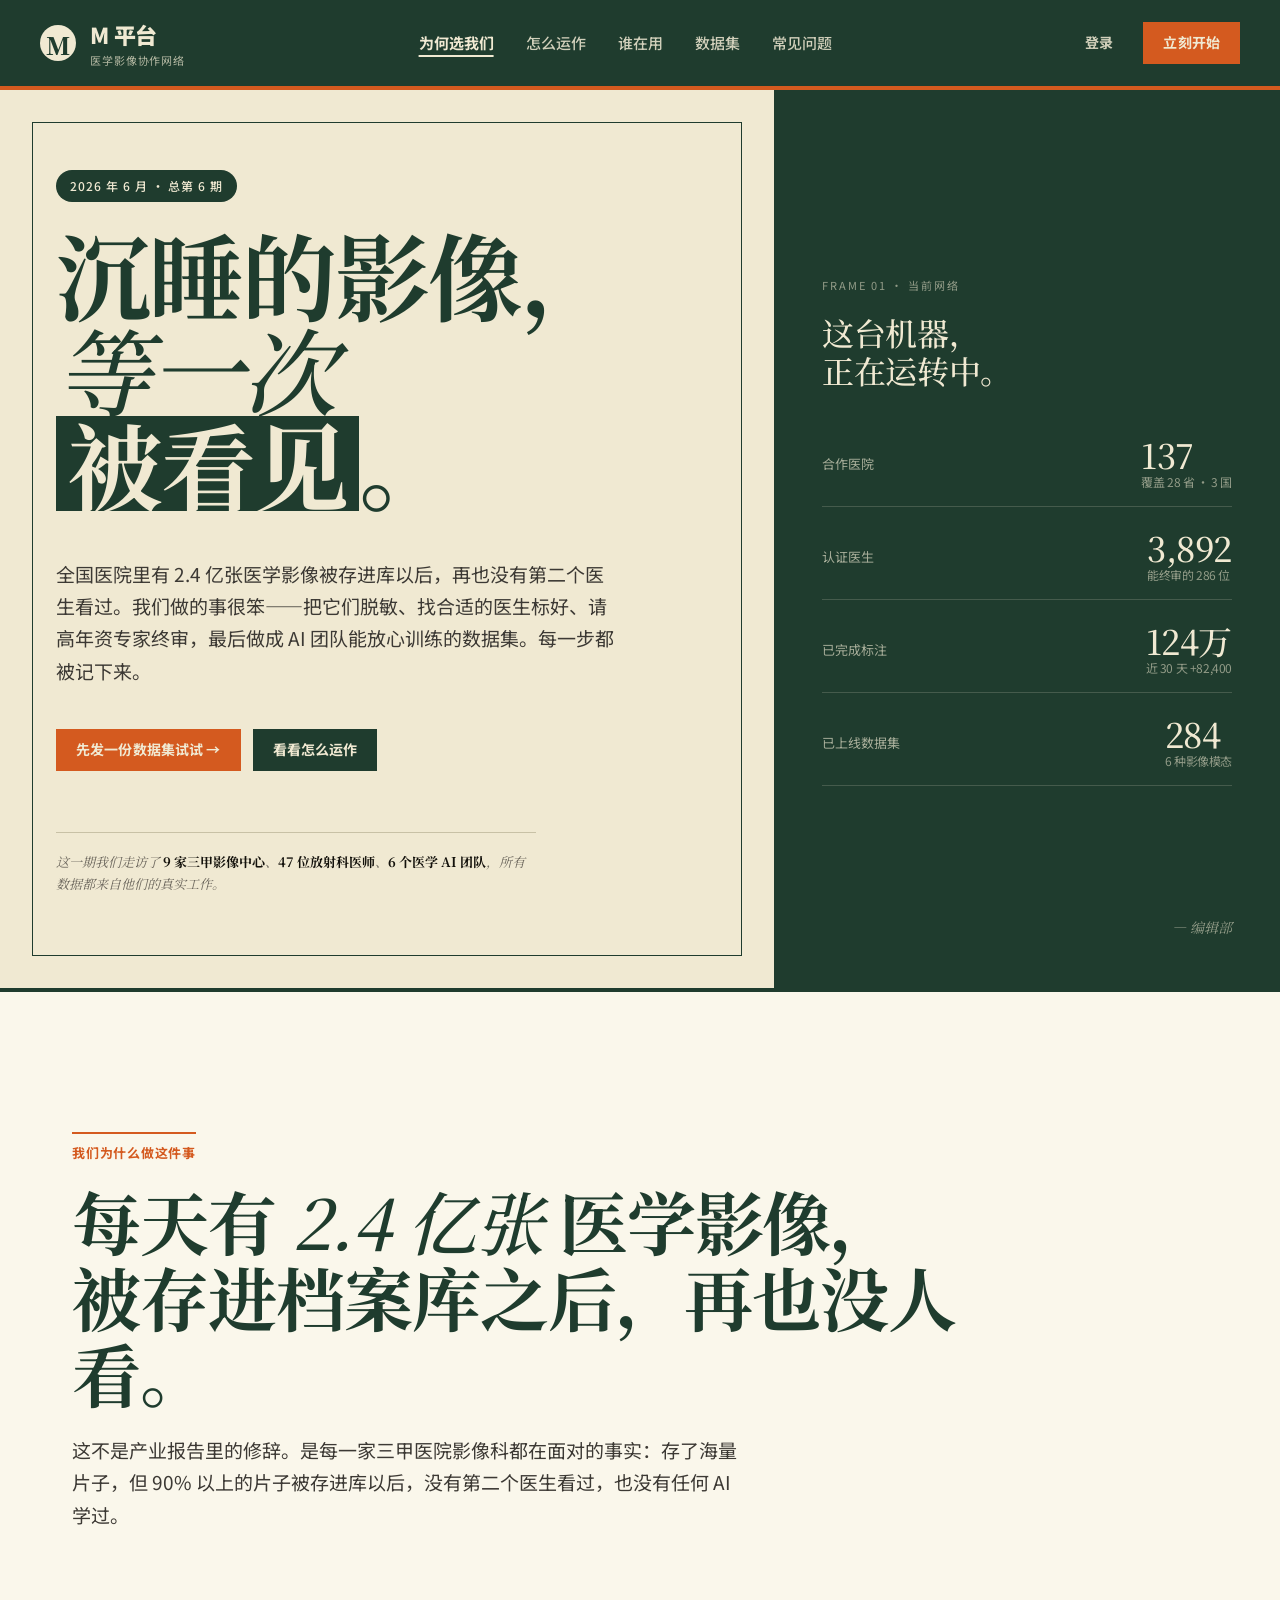
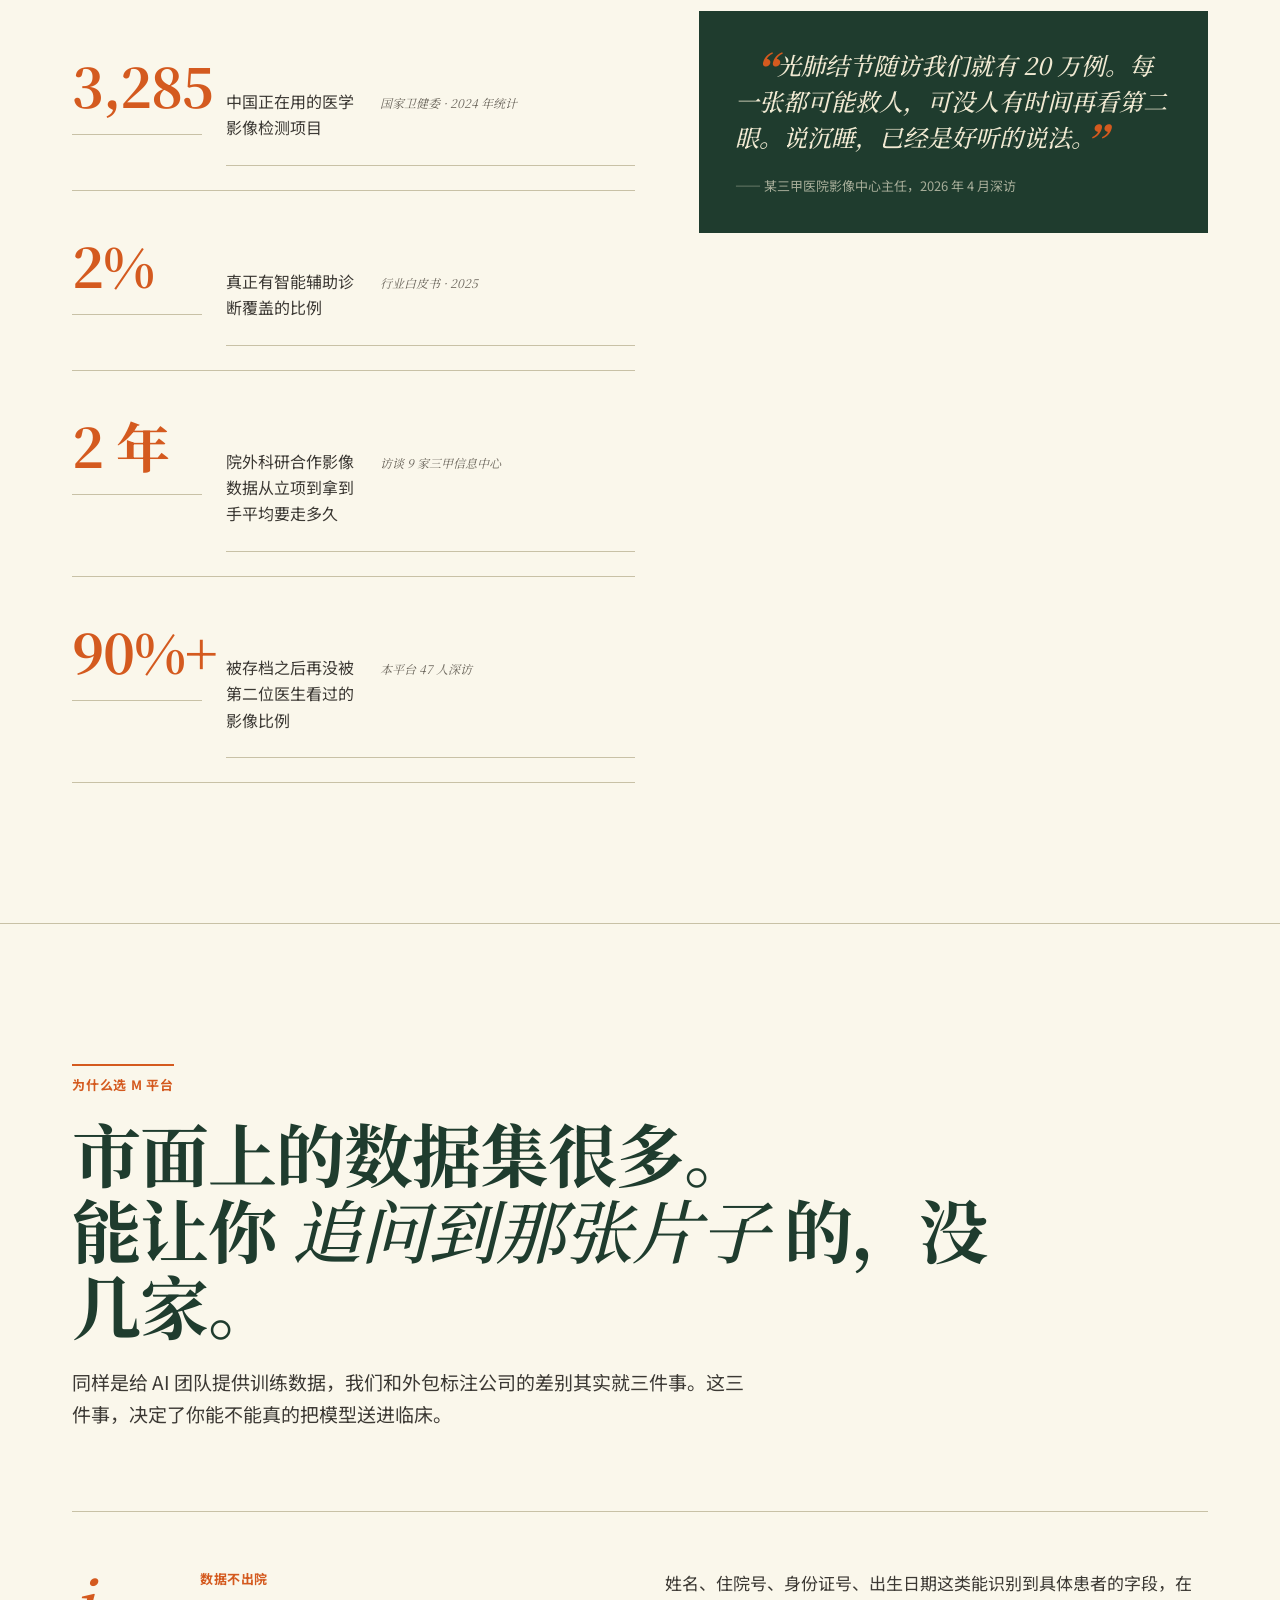
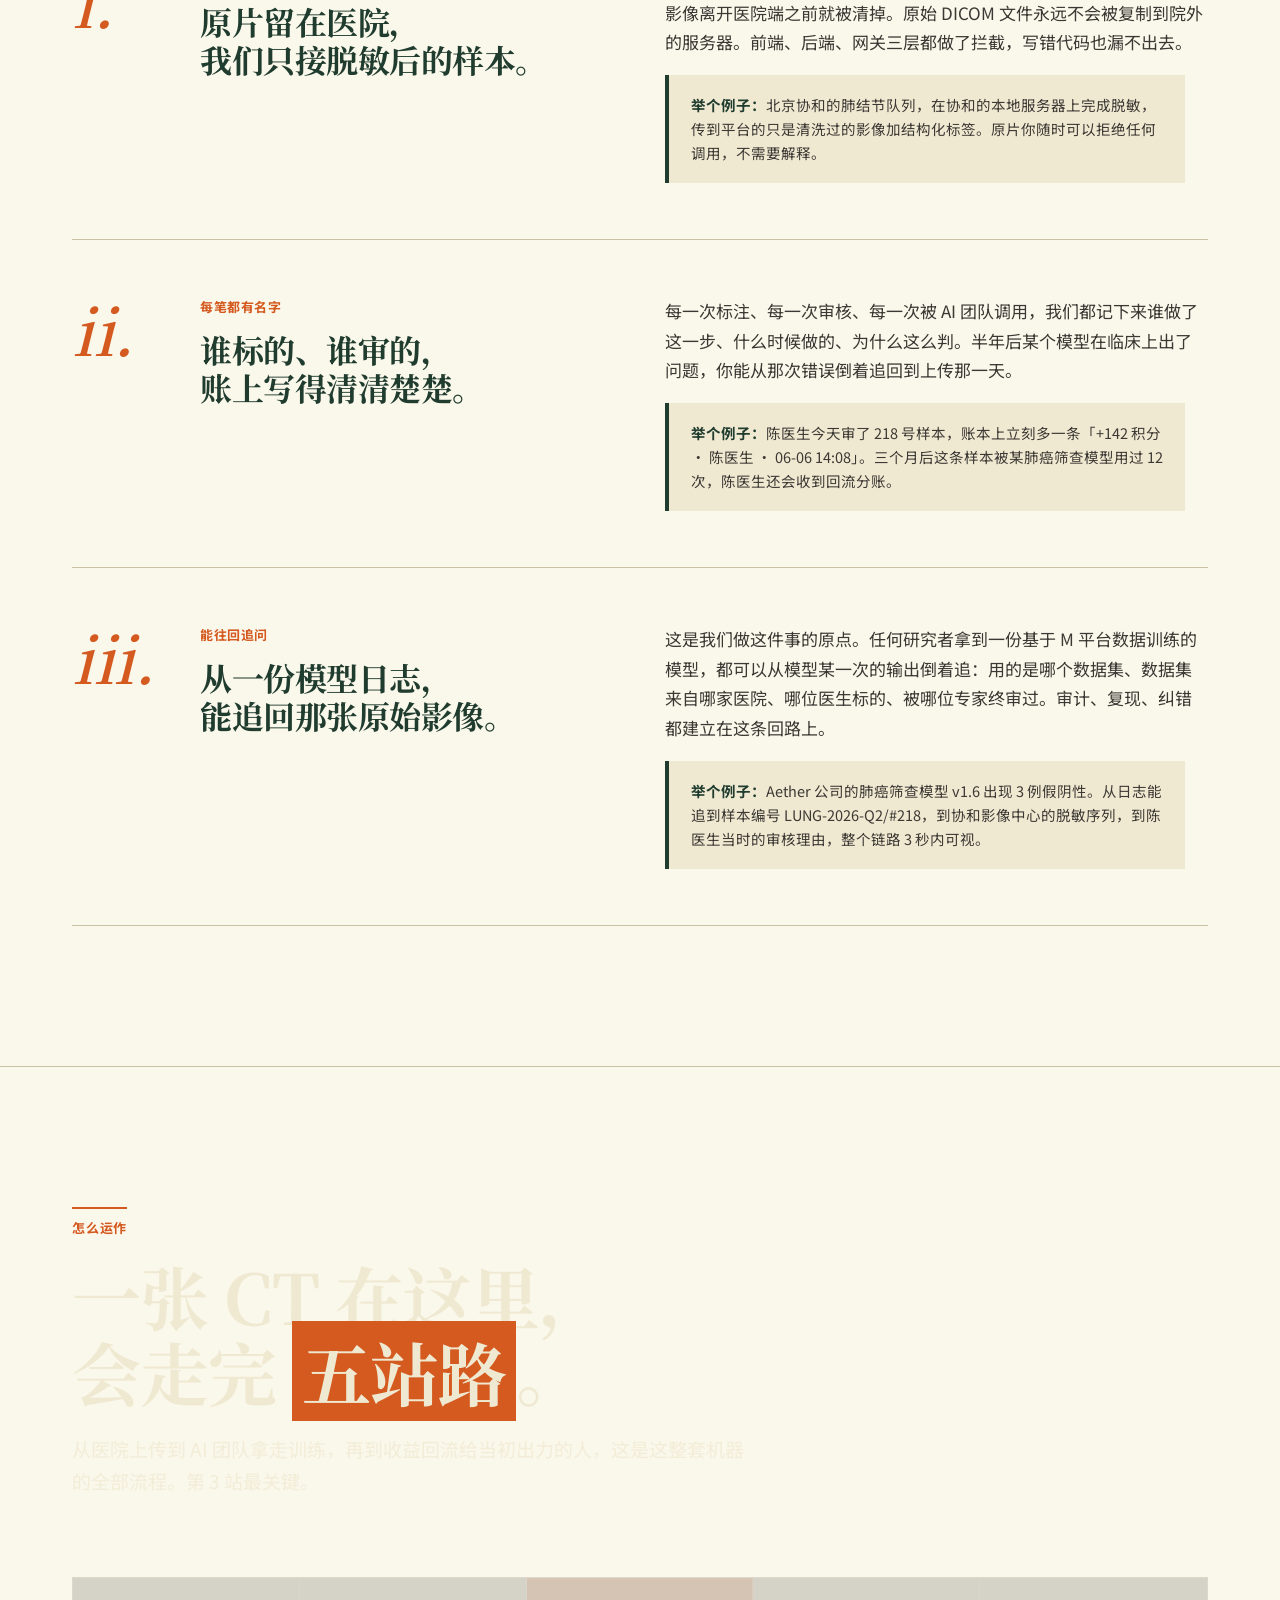
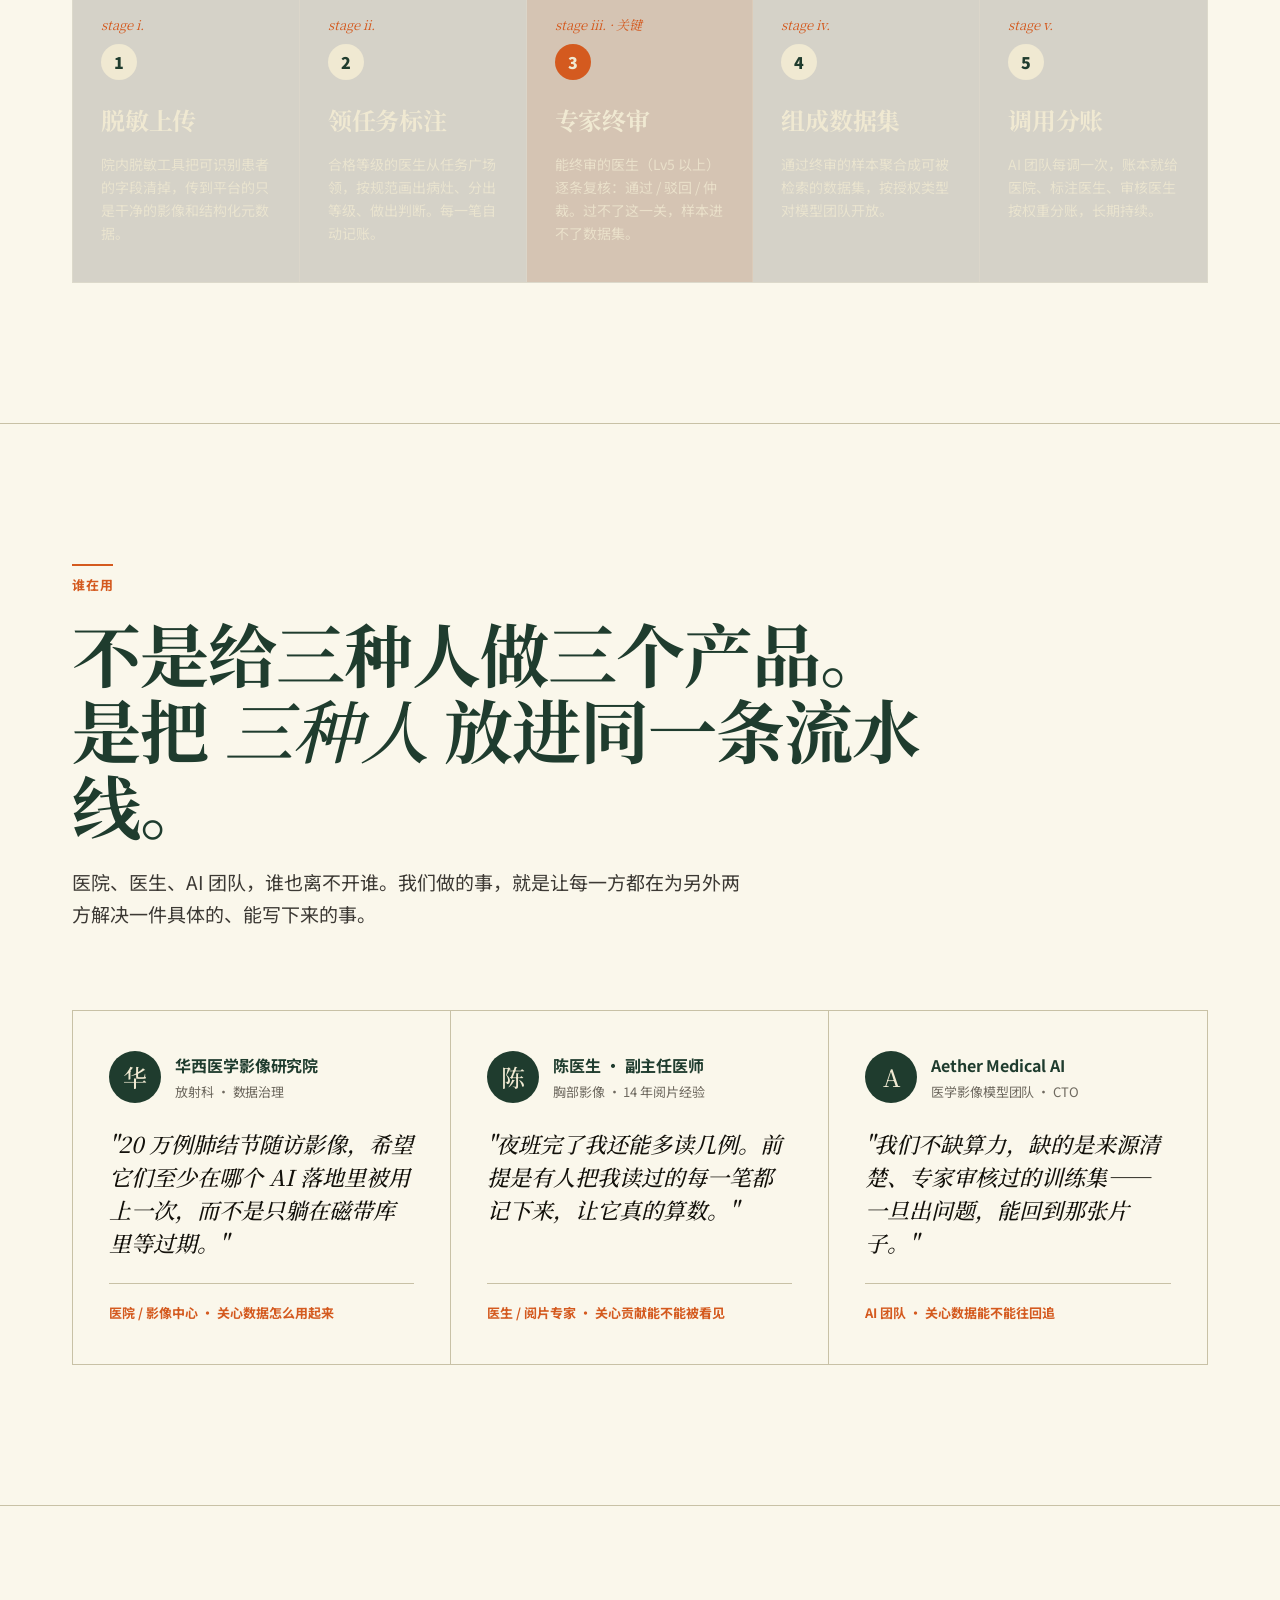
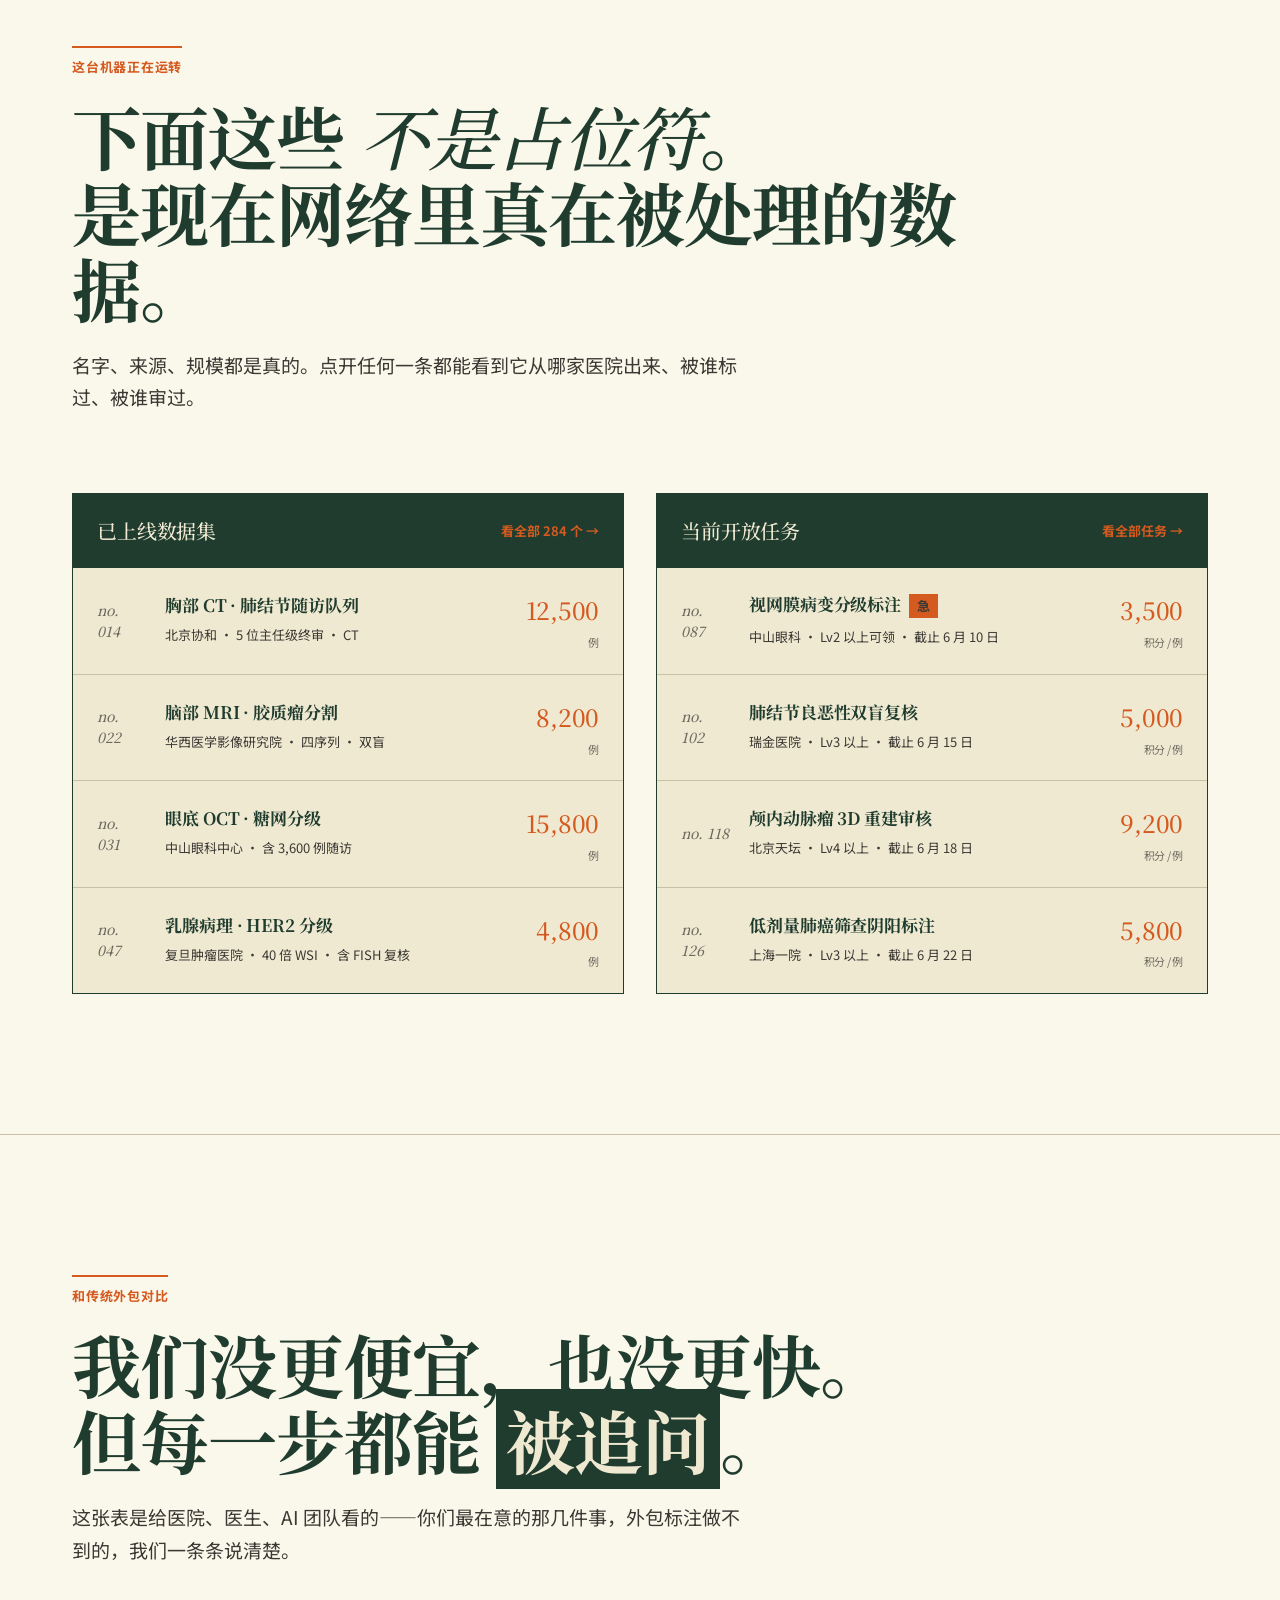
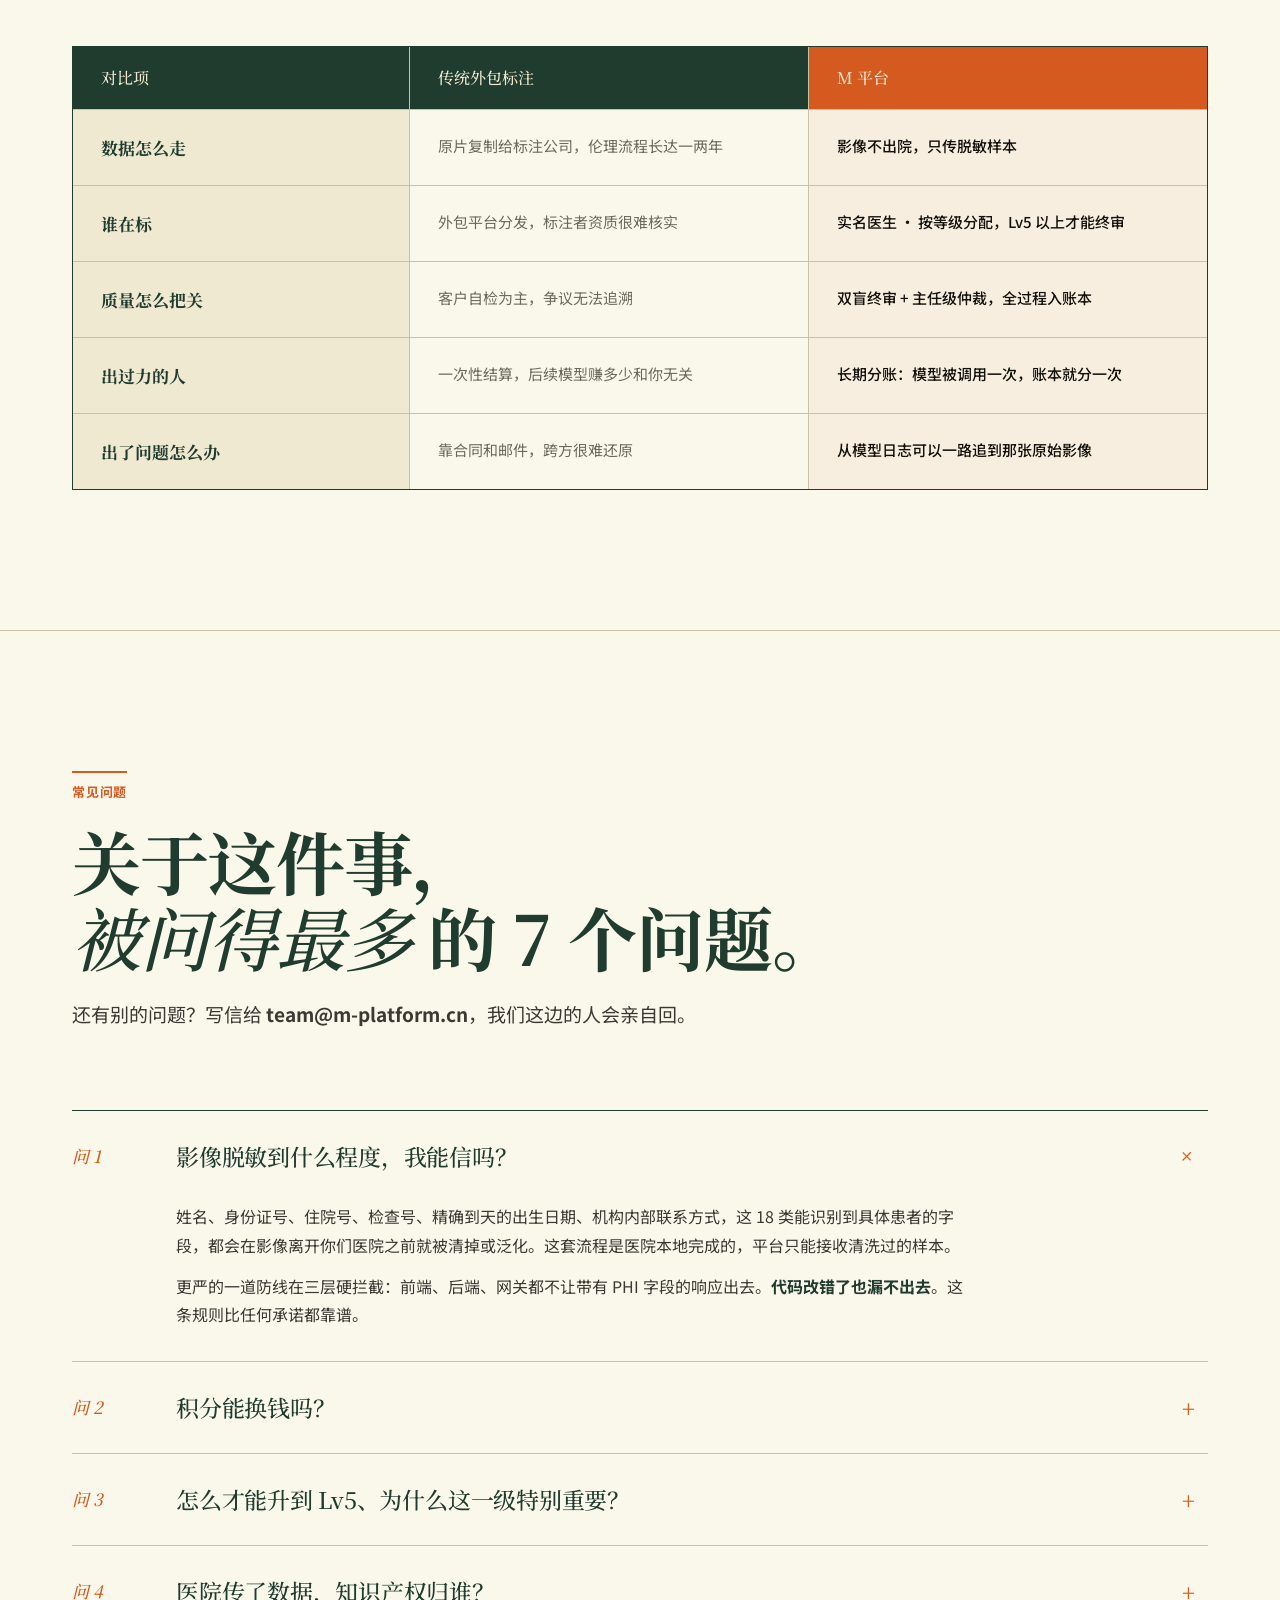
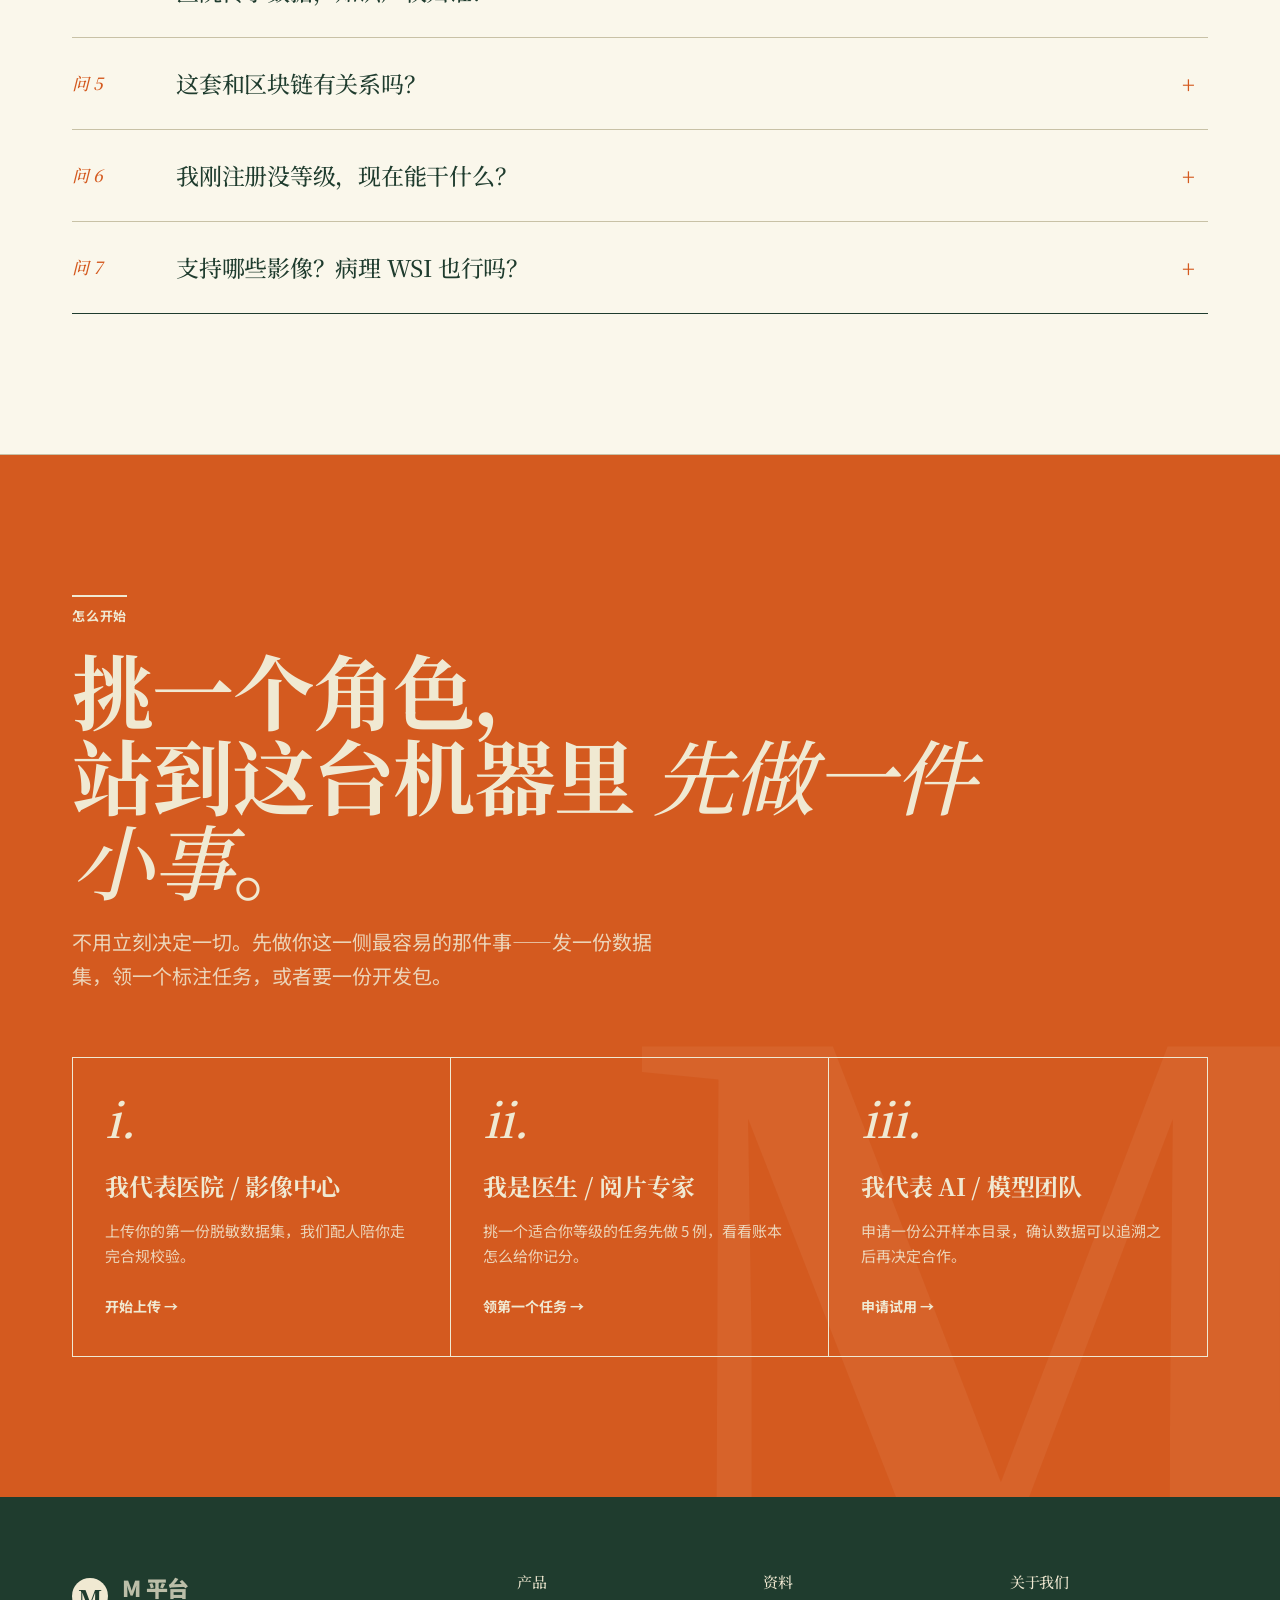
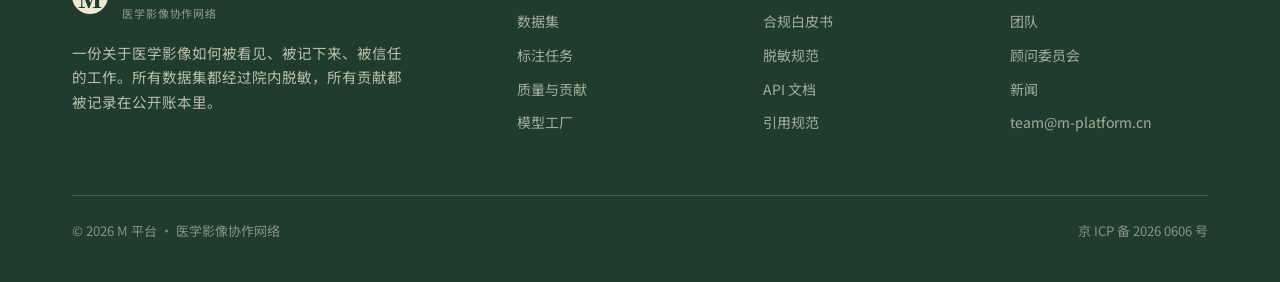
<file: src/imports/02-command-center.html>
<!doctype html>
<html lang="zh-CN">
<head>
<meta charset="utf-8" />
<meta name="viewport" content="width=device-width,initial-scale=1" />
<title>M 平台 — 沉睡的影像，等一次被看见。</title>
<link rel="preconnect" href="https://fonts.googleapis.com">
<link rel="preconnect" href="https://fonts.gstatic.com" crossorigin>
<link href="https://fonts.googleapis.com/css2?family=Noto+Sans+SC:wght@300;400;500;700;900&family=Noto+Serif+SC:wght@400;500;700&display=swap" rel="stylesheet">
<style>
  :root{
    --film:#1F3C2E;        /* 胶卷绿 */
    --film-d:#142A20;
    --film-l:#2F5240;
    --cream:#F0E9D2;       /* 奶油纸 */
    --cream-2:#E4DBBE;
    --paper:#FAF7EB;
    --ink:#13110B;
    --ink-2:#3C3934;
    --ink-3:#6E695F;
    --line:#C8C1A6;
    --orange:#D45A1F;      /* 经典橙印 */
    --serif:'Noto Serif SC',Georgia,serif;
    --sans:'Noto Sans SC','PingFang SC','Microsoft YaHei',system-ui,sans-serif;
  }
  *{box-sizing:border-box;-webkit-font-smoothing:antialiased}
  html,body{margin:0;background:var(--paper);color:var(--ink);font-family:var(--sans);font-size:16px;line-height:1.7}
  a{color:inherit;text-decoration:none}
  ::selection{background:var(--film);color:var(--cream)}

  .wrap{max-width:1200px;margin:0 auto;padding:0 32px;position:relative}

  /* nav — penguin-classics colored stripe */
  .nav{position:sticky;top:0;z-index:50;background:var(--film);color:var(--cream);border-bottom:4px solid var(--orange)}
  .nav .row{display:flex;align-items:center;justify-content:space-between;padding:16px 0;gap:24px}
  .brand{display:flex;align-items:center;gap:14px;font-weight:900;font-size:22px;letter-spacing:-.01em}
  .brand .mk{width:36px;height:36px;background:var(--cream);color:var(--film);display:grid;place-items:center;font-weight:900;font-family:var(--serif);font-size:24px;border-radius:50%}
  .brand small{display:block;font-size:11px;font-weight:400;color:rgba(240,233,210,.7);letter-spacing:.08em;margin-top:-2px}
  .navlinks{display:flex;gap:32px;font-size:15px;color:rgba(240,233,210,.85);font-weight:500}
  .navlinks a:hover{color:var(--cream)}
  .navlinks a.active{color:var(--cream);font-weight:700;text-decoration:underline;text-underline-offset:6px;text-decoration-thickness:2px}
  .nav-cta{display:flex;gap:10px;align-items:center}
  .btn{display:inline-flex;align-items:center;gap:8px;height:42px;padding:0 20px;font-size:14px;font-weight:700;border:none;cursor:pointer;transition:.18s;letter-spacing:.01em}
  .btn:hover{transform:translateY(-1px)}
  .btn.primary{background:var(--orange);color:var(--cream)}
  .btn.primary:hover{background:#E96B2C}
  .btn.outline{background:transparent;color:var(--cream);border:1px solid var(--cream)}
  .btn.outline:hover{background:var(--cream);color:var(--film)}
  .btn.ghost{background:transparent;color:rgba(240,233,210,.85)}
  .btn.dark{background:var(--film);color:var(--cream)}
  .btn.dark:hover{background:var(--film-d)}

  /* hero — penguin spread layout */
  .hero{background:var(--cream);padding:0;border-bottom:4px solid var(--film);position:relative;overflow:hidden}
  .hero .container{display:grid;grid-template-columns:1.3fr .85fr;min-height:680px}
  .hero .left{padding:80px 56px 80px 56px;display:flex;flex-direction:column;justify-content:center;position:relative}
  .hero .right{background:var(--film);color:var(--cream);padding:80px 48px;display:flex;flex-direction:column;justify-content:center;position:relative;overflow:hidden}
  .hero .frame{position:absolute;inset:32px;border:1px solid var(--film);pointer-events:none}
  .hero .stamp{display:inline-flex;align-items:center;gap:10px;padding:6px 14px;background:var(--film);color:var(--cream);font-size:12px;font-weight:500;letter-spacing:.08em;align-self:flex-start;border-radius:999px}
  .hero h1{font-family:var(--serif);font-size:clamp(48px,7.4vw,108px);line-height:1;letter-spacing:-.02em;margin:24px 0 28px;font-weight:700;color:var(--film)}
  .hero h1 .em{font-style:italic;font-weight:500}
  .hero h1 .ink{background:var(--film);color:var(--cream);padding:0 12px;display:inline-block}
  .hero .deck{font-size:19px;line-height:1.7;color:var(--ink-2);max-width:560px;margin-bottom:42px;font-weight:400}
  .hero .actions{display:flex;gap:12px;flex-wrap:wrap;margin-bottom:48px}
  .hero .credit{font-family:var(--serif);font-size:13px;color:var(--ink-3);font-style:italic;border-top:1px solid var(--line);padding-top:18px;max-width:480px}
  .hero .credit b{color:var(--ink);font-style:normal;font-weight:700}

  /* hero right — film roll */
  .hero .right .film-label{font-size:11px;letter-spacing:.18em;color:rgba(240,233,210,.55);margin-bottom:18px}
  .hero .right h3{font-family:var(--serif);font-size:32px;line-height:1.2;letter-spacing:-.01em;color:var(--cream);margin:0 0 32px;font-weight:500}
  .hero .right .meta{display:grid;gap:24px}
  .hero .right .meta div{display:grid;grid-template-columns:1fr auto;align-items:baseline;gap:18px;padding-bottom:18px;border-bottom:1px solid rgba(240,233,210,.18)}
  .hero .right .meta dt{font-size:13px;color:rgba(240,233,210,.65)}
  .hero .right .meta dd{margin:0;font-family:var(--serif);font-size:34px;font-weight:500;color:var(--cream);letter-spacing:-.012em;line-height:1}
  .hero .right .meta dd small{display:block;font-family:var(--sans);font-size:12px;font-weight:400;color:rgba(240,233,210,.55);margin-top:4px}
  .hero .right .signature{position:absolute;right:48px;bottom:48px;font-family:var(--serif);font-style:italic;font-size:14px;color:rgba(240,233,210,.55)}

  /* sections */
  section.s{padding:140px 0;border-bottom:1px solid var(--line);position:relative;background:var(--paper)}
  .s-tag{display:inline-block;font-size:13px;color:var(--orange);font-weight:700;letter-spacing:.06em;margin-bottom:18px;border-top:2px solid var(--orange);padding-top:8px}
  .s-title{font-family:var(--serif);font-size:clamp(40px,5.4vw,76px);line-height:1.1;letter-spacing:-.015em;font-weight:700;margin:0 0 24px;max-width:980px;color:var(--film)}
  .s-title .it{font-style:italic;font-weight:500}
  .s-title .ink{background:var(--film);color:var(--cream);padding:0 10px}
  .s-deck{font-size:19px;line-height:1.7;color:var(--ink-2);max-width:680px}
  .s-head{margin-bottom:80px}

  /* TENSION */
  .tension{background:var(--cream)}
  .tension-grid{display:grid;grid-template-columns:1.05fr .95fr;gap:64px;align-items:start;margin-top:24px}
  .tension .stats{display:grid;gap:0}
  .tension .stats div{display:grid;grid-template-columns:130px 1fr;gap:24px;align-items:baseline;padding:24px 0;border-bottom:1px solid var(--line)}
  .tension .stats .num{font-family:var(--serif);font-size:54px;color:var(--orange);font-weight:700;line-height:.95;letter-spacing:-.02em}
  .tension .stats .txt{font-size:16px;line-height:1.65;color:var(--ink-2)}
  .tension .stats .src{display:block;margin-top:6px;font-size:12px;color:var(--ink-3);font-family:var(--serif);font-style:italic}
  .pull{padding:36px;background:var(--film);color:var(--cream)}
  .pull q{font-family:var(--serif);font-size:24px;line-height:1.5;font-style:italic;font-weight:500;color:var(--cream);quotes:"\201C" "\201D"}
  .pull q::before,.pull q::after{color:var(--orange);font-weight:900;font-size:42px;line-height:0;vertical-align:-14px}
  .pull cite{display:block;margin-top:20px;font-family:var(--sans);font-style:normal;font-size:13px;color:rgba(240,233,210,.65)}

  /* WHY */
  .why{background:var(--paper)}
  .why-list{display:grid;gap:0}
  .why-item{display:grid;grid-template-columns:80px 1fr 1.3fr;gap:48px;padding:56px 0;border-bottom:1px solid var(--line);align-items:start}
  .why-item:first-child{border-top:1px solid var(--line)}
  .why-item .ix{font-family:var(--serif);font-size:64px;font-weight:500;color:var(--orange);line-height:1;letter-spacing:-.02em;font-style:italic}
  .why-item .head h3{font-family:var(--serif);font-size:32px;font-weight:700;line-height:1.2;letter-spacing:-.015em;margin:0 0 12px;color:var(--film)}
  .why-item .head .topic{font-size:13px;color:var(--orange);font-weight:700;margin-bottom:12px;letter-spacing:.04em}
  .why-item .body p{font-size:17px;color:var(--ink-2);line-height:1.75;margin:0 0 18px;max-width:560px}
  .why-item .body .case{padding:18px 22px;background:var(--cream);border-left:4px solid var(--film);font-size:14.5px;color:var(--ink-2);line-height:1.65;max-width:520px}
  .why-item .body .case b{color:var(--film);font-weight:700}

  /* LOOP */
  .loop{background:var(--film);color:var(--cream);border-color:var(--film-d)}
  .loop .s-tag{color:var(--orange);border-color:var(--orange)}
  .loop .s-title{color:var(--cream)}
  .loop .s-title .ink{background:var(--orange);color:var(--cream)}
  .loop .s-deck{color:rgba(240,233,210,.75)}
  .road{display:grid;grid-template-columns:repeat(5,1fr);border:1px solid rgba(240,233,210,.25);background:rgba(0,0,0,.15)}
  .stop{padding:36px 28px;border-right:1px solid rgba(240,233,210,.18);position:relative}
  .stop:last-child{border-right:none}
  .stop .frame-num{font-family:var(--serif);font-size:13px;color:var(--orange);font-style:italic;margin-bottom:8px}
  .stop .badge{display:inline-block;width:36px;height:36px;background:var(--cream);color:var(--film);font-weight:900;font-size:16px;text-align:center;line-height:36px;border-radius:50%;margin-bottom:20px}
  .stop h4{font-family:var(--serif);font-size:24px;font-weight:700;margin:0 0 12px;letter-spacing:-.01em;color:var(--cream)}
  .stop p{margin:0;font-size:14px;color:rgba(240,233,210,.75);line-height:1.65}
  .stop.hot{background:rgba(212,90,31,.12)}
  .stop.hot .badge{background:var(--orange);color:var(--cream)}

  /* VOICES */
  .voices{background:var(--cream)}
  .voices-grid{display:grid;grid-template-columns:repeat(3,1fr);gap:0;border:1px solid var(--line)}
  .v-card{padding:40px 36px;border-right:1px solid var(--line);background:var(--paper);display:flex;flex-direction:column;gap:24px}
  .v-card:last-child{border-right:none}
  .v-card .head{display:flex;gap:14px;align-items:center}
  .v-card .av{width:52px;height:52px;border-radius:50%;background:var(--film);color:var(--cream);font-family:var(--serif);font-size:24px;font-weight:500;display:grid;place-items:center;flex-shrink:0}
  .v-card .who{font-size:16px;font-weight:700;color:var(--film);letter-spacing:-.005em}
  .v-card .who small{display:block;font-size:13px;font-weight:400;color:var(--ink-3);margin-top:2px}
  .v-card blockquote{margin:0;font-family:var(--serif);font-size:22px;line-height:1.5;color:var(--ink);font-style:italic;font-weight:500;flex:1}
  .v-card .for{font-size:13px;color:var(--orange);font-weight:700;padding-top:18px;border-top:1px solid var(--line)}

  /* EVIDENCE */
  .evi{background:var(--paper)}
  .evi-grid{display:grid;grid-template-columns:1fr 1fr;gap:32px}
  .panel{border:1px solid var(--film);background:var(--cream)}
  .panel header{display:flex;justify-content:space-between;align-items:center;padding:20px 24px;background:var(--film);color:var(--cream)}
  .panel header h3{margin:0;font-family:var(--serif);font-size:20px;font-weight:500;letter-spacing:-.008em}
  .panel header a{color:var(--orange);font-size:13px;font-weight:700}
  .item{display:grid;grid-template-columns:auto 1fr auto;gap:20px;padding:22px 24px;border-bottom:1px solid var(--line);align-items:center;transition:.15s}
  .item:last-child{border-bottom:none}
  .item:hover{background:rgba(212,90,31,.08)}
  .item .ix{font-family:var(--serif);font-size:14px;font-weight:500;color:var(--ink-3);font-style:italic;width:48px}
  .item b{display:block;font-size:17px;font-weight:700;letter-spacing:-.005em;margin-bottom:4px;line-height:1.3;color:var(--film);font-family:var(--serif)}
  .item span{color:var(--ink-2);font-size:13px;line-height:1.5}
  .item .num{font-family:var(--serif);font-size:24px;font-weight:500;color:var(--orange);text-align:right;letter-spacing:-.012em}
  .item .num small{display:block;font-family:var(--sans);font-size:11px;color:var(--ink-3);font-weight:400;margin-top:2px;font-style:normal}
  .urgent{display:inline-block;background:var(--orange);color:var(--cream);padding:2px 8px;font-size:11px;font-weight:700;margin-left:8px;font-family:var(--sans);font-style:normal}

  /* COMPARE */
  .compare{background:var(--cream)}
  .cmp-table{border:1px solid var(--film);background:var(--paper)}
  .cmp-row{display:grid;grid-template-columns:1.1fr 1.3fr 1.3fr;border-bottom:1px solid var(--line)}
  .cmp-row:last-child{border-bottom:none}
  .cmp-row>div{padding:24px 28px;border-right:1px solid var(--line);font-size:15px;line-height:1.6}
  .cmp-row>div:last-child{border-right:none}
  .cmp-row.head>div{background:var(--film);color:var(--cream);font-family:var(--serif);font-size:16px;font-weight:500;padding:18px 28px}
  .cmp-row.head>div.us{background:var(--orange);color:var(--cream)}
  .cmp-row .label{font-family:var(--serif);font-weight:700;color:var(--film);font-size:17px;background:var(--cream)}
  .cmp-row .other{color:var(--ink-3)}
  .cmp-row .us{background:rgba(212,90,31,.05);color:var(--ink);font-weight:500}

  /* FAQ */
  .faq{background:var(--paper)}
  .qlist{border-top:1px solid var(--film);border-bottom:1px solid var(--film)}
  details.q{border-top:1px solid var(--line)}
  details.q:first-child{border-top:none}
  details.q summary{cursor:pointer;list-style:none;padding:30px 0;display:grid;grid-template-columns:80px 1fr 40px;gap:24px;align-items:center;transition:.15s}
  details.q summary::-webkit-details-marker{display:none}
  details.q:hover summary{background:rgba(212,90,31,.04)}
  details.q .qn{font-family:var(--serif);font-size:17px;font-style:italic;color:var(--orange);font-weight:500}
  details.q .qt{font-family:var(--serif);font-size:23px;font-weight:500;color:var(--film);letter-spacing:-.01em;line-height:1.35}
  details.q .qm{font-size:24px;color:var(--orange);text-align:center;font-weight:300;line-height:1;transition:transform .25s}
  details.q[open] .qm{transform:rotate(45deg)}
  details.q .qa{padding:0 0 32px 104px;max-width:900px;font-size:16px;line-height:1.8;color:var(--ink-2)}
  details.q .qa p{margin:0 0 12px}
  details.q .qa p:last-child{margin-bottom:0}
  details.q .qa b{color:var(--film);font-weight:700}

  /* CTA */
  .cta{background:var(--orange);color:var(--cream);padding:140px 0;border:none;position:relative;overflow:hidden}
  .cta::before{content:"M";position:absolute;font-family:var(--serif);font-weight:700;font-size:780px;color:rgba(240,233,210,.06);right:-80px;bottom:-180px;line-height:1;letter-spacing:-.04em;pointer-events:none}
  .cta .wrap{position:relative;z-index:2}
  .cta .s-tag{color:var(--cream);border-color:var(--cream)}
  .cta h2{font-family:var(--serif);font-size:clamp(48px,6.4vw,92px);line-height:1.04;letter-spacing:-.02em;font-weight:700;margin:0 0 24px;max-width:920px;color:var(--cream)}
  .cta h2 .it{font-style:italic;font-weight:500}
  .cta .deck{font-size:20px;color:rgba(240,233,210,.85);max-width:580px;margin:0 0 64px}
  .cta-cards{display:grid;grid-template-columns:repeat(3,1fr);gap:0;border:1px solid var(--cream);background:transparent}
  .cta-card{display:block;padding:36px 32px;border-right:1px solid var(--cream);transition:.2s;cursor:pointer;min-height:280px;background:transparent}
  .cta-card:last-child{border-right:none}
  .cta-card:hover{background:var(--cream);color:var(--film)}
  .cta-card .num{font-family:var(--serif);font-size:48px;font-weight:500;color:var(--cream);line-height:1;letter-spacing:-.02em;margin-bottom:24px;font-style:italic}
  .cta-card:hover .num{color:var(--orange)}
  .cta-card h6{font-family:var(--serif);font-size:24px;font-weight:700;margin:0 0 12px;letter-spacing:-.01em;color:var(--cream)}
  .cta-card:hover h6{color:var(--film)}
  .cta-card p{margin:0 0 24px;font-size:15px;line-height:1.65;color:rgba(240,233,210,.85)}
  .cta-card:hover p{color:var(--ink-2)}
  .cta-card .arr{font-size:14px;font-weight:700;color:var(--cream);display:inline-flex;align-items:center;gap:8px}
  .cta-card:hover .arr{color:var(--orange)}

  /* footer */
  footer{background:var(--film);color:var(--cream);padding:72px 0 40px}
  footer .grid{display:grid;grid-template-columns:2fr 1fr 1fr 1fr;gap:48px}
  footer .colophon{font-size:14.5px;color:rgba(240,233,210,.75);line-height:1.7;max-width:340px}
  footer .colophon .brand{margin-bottom:18px}
  footer .colophon .brand small{color:rgba(240,233,210,.55)}
  footer h6{font-family:var(--serif);font-size:15px;font-weight:500;color:var(--cream);margin:0 0 16px;letter-spacing:-.005em}
  footer ul{list-style:none;margin:0;padding:0;display:grid;gap:10px;font-size:14px;color:rgba(240,233,210,.65)}
  footer ul a:hover{color:var(--orange)}
  footer .legal{margin-top:60px;padding-top:24px;border-top:1px solid rgba(240,233,210,.18);font-size:13px;color:rgba(240,233,210,.5);display:flex;justify-content:space-between;flex-wrap:wrap;gap:12px}

  @media (max-width:980px){
    .wrap{padding:0 20px}
    .hero .container{grid-template-columns:1fr;min-height:auto}
    .hero .left,.hero .right{padding:56px 32px}
    .hero h1{font-size:48px}
    .hero .frame{display:none}
    .hero .right .signature{display:none}
    section.s{padding:80px 0}
    .s-title{font-size:34px}
    .tension-grid,.evi-grid,.voices-grid,.cta-cards{grid-template-columns:1fr}
    .v-card,.cta-card{border-right:none;border-bottom:1px solid var(--line)}
    .why-item{grid-template-columns:1fr;gap:18px;padding:36px 0}
    .why-item .ix{font-size:48px}
    .road{grid-template-columns:1fr}
    .stop{border-right:none;border-bottom:1px solid rgba(240,233,210,.18)}
    .cmp-row{grid-template-columns:1fr}
    .cmp-row>div{border-right:none}
    .navlinks{display:none}
    details.q .qt{font-size:18px}
    details.q .qa{padding-left:80px;font-size:15px}
    footer .grid{grid-template-columns:1fr 1fr}
  }

  [data-reveal]{opacity:0;transform:translateY(20px);transition:opacity .7s cubic-bezier(.22,.61,.36,1),transform .7s cubic-bezier(.22,.61,.36,1)}
  [data-reveal].on{opacity:1;transform:none}
  @media (prefers-reduced-motion:reduce){[data-reveal]{opacity:1;transform:none;transition:none}}
</style>
</head>
<body>

<header class="nav">
  <div class="wrap row">
    <a class="brand" href="#"><span class="mk">M</span><div>M 平台<small>医学影像协作网络</small></div></a>
    <nav class="navlinks">
      <a href="#why" class="active">为何选我们</a>
      <a href="#loop">怎么运作</a>
      <a href="#voices">谁在用</a>
      <a href="#evi">数据集</a>
      <a href="#faq">常见问题</a>
    </nav>
    <div class="nav-cta">
      <a href="#" class="btn ghost">登录</a>
      <a href="#cta" class="btn primary">立刻开始</a>
    </div>
  </div>
</header>

<section class="hero">
  <div class="container">
    <div class="left" data-reveal>
      <div class="frame"></div>
      <span class="stamp">2026 年 6 月 · 总第 6 期</span>
      <h1>沉睡的影像，<br/><span class="em">等一次</span><br/><span class="ink">被看见</span>。</h1>
      <p class="deck">全国医院里有 2.4 亿张医学影像被存进库以后，再也没有第二个医生看过。我们做的事很笨——把它们脱敏、找合适的医生标好、请高年资专家终审，最后做成 AI 团队能放心训练的数据集。每一步都被记下来。</p>
      <div class="actions">
        <a href="#cta" class="btn primary">先发一份数据集试试 →</a>
        <a href="#loop" class="btn dark">看看怎么运作</a>
      </div>
      <p class="credit">这一期我们走访了 <b>9 家三甲影像中心</b>、<b>47 位放射科医师</b>、<b>6 个医学 AI 团队</b>，所有数据都来自他们的真实工作。</p>
    </div>
    <div class="right" data-reveal style="transition-delay:.1s">
      <div class="film-label">FRAME 01 · 当前网络</div>
      <h3>这台机器，<br/>正在运转中。</h3>
      <dl class="meta">
        <div><dt>合作医院</dt><dd>137<small>覆盖 28 省 · 3 国</small></dd></div>
        <div><dt>认证医生</dt><dd>3,892<small>能终审的 286 位</small></dd></div>
        <div><dt>已完成标注</dt><dd>124万<small>近 30 天 +82,400</small></dd></div>
        <div><dt>已上线数据集</dt><dd>284<small>6 种影像模态</small></dd></div>
      </dl>
      <div class="signature">— 编辑部</div>
    </div>
  </div>
</section>

<!-- TENSION -->
<section class="s tension" id="tension">
  <div class="wrap" data-reveal>
    <div class="s-head">
      <span class="s-tag">我们为什么做这件事</span>
      <h2 class="s-title">每天有 <span class="it">2.4 亿张</span> 医学影像，<br/>被存进档案库之后，再也没人看。</h2>
      <p class="s-deck">这不是产业报告里的修辞。是每一家三甲医院影像科都在面对的事实：存了海量片子，但 90% 以上的片子被存进库以后，没有第二个医生看过，也没有任何 AI 学过。</p>
    </div>
    <div class="tension-grid">
      <div class="stats">
        <div>
          <div class="num">3,285</div>
          <div class="txt">中国正在用的医学影像检测项目<small class="src">国家卫健委 · 2024 年统计</small></div>
        </div>
        <div>
          <div class="num">2%</div>
          <div class="txt">真正有智能辅助诊断覆盖的比例<small class="src">行业白皮书 · 2025</small></div>
        </div>
        <div>
          <div class="num">2 年</div>
          <div class="txt">院外科研合作影像数据从立项到拿到手平均要走多久<small class="src">访谈 9 家三甲信息中心</small></div>
        </div>
        <div>
          <div class="num">90%+</div>
          <div class="txt">被存档之后再没被第二位医生看过的影像比例<small class="src">本平台 47 人深访</small></div>
        </div>
      </div>
      <div class="pull">
        <q>光肺结节随访我们就有 20 万例。每一张都可能救人，可没人有时间再看第二眼。说沉睡，已经是好听的说法。</q>
        <cite>—— 某三甲医院影像中心主任，2026 年 4 月深访</cite>
      </div>
    </div>
  </div>
</section>

<!-- WHY -->
<section class="s why" id="why">
  <div class="wrap" data-reveal>
    <div class="s-head">
      <span class="s-tag">为什么选 M 平台</span>
      <h2 class="s-title">市面上的数据集很多。<br/>能让你 <span class="it">追问到那张片子</span> 的，没几家。</h2>
      <p class="s-deck">同样是给 AI 团队提供训练数据，我们和外包标注公司的差别其实就三件事。这三件事，决定了你能不能真的把模型送进临床。</p>
    </div>
    <div class="why-list">
      <article class="why-item">
        <div class="ix">i.</div>
        <div class="head"><div class="topic">数据不出院</div><h3>原片留在医院，<br/>我们只接脱敏后的样本。</h3></div>
        <div class="body">
          <p>姓名、住院号、身份证号、出生日期这类能识别到具体患者的字段，在影像离开医院端之前就被清掉。原始 DICOM 文件永远不会被复制到院外的服务器。前端、后端、网关三层都做了拦截，写错代码也漏不出去。</p>
          <div class="case"><b>举个例子：</b>北京协和的肺结节队列，在协和的本地服务器上完成脱敏，传到平台的只是清洗过的影像加结构化标签。原片你随时可以拒绝任何调用，不需要解释。</div>
        </div>
      </article>
      <article class="why-item">
        <div class="ix">ii.</div>
        <div class="head"><div class="topic">每笔都有名字</div><h3>谁标的、谁审的，<br/>账上写得清清楚楚。</h3></div>
        <div class="body">
          <p>每一次标注、每一次审核、每一次被 AI 团队调用，我们都记下来谁做了这一步、什么时候做的、为什么这么判。半年后某个模型在临床上出了问题，你能从那次错误倒着追回到上传那一天。</p>
          <div class="case"><b>举个例子：</b>陈医生今天审了 218 号样本，账本上立刻多一条「+142 积分 · 陈医生 · 06-06 14:08」。三个月后这条样本被某肺癌筛查模型用过 12 次，陈医生还会收到回流分账。</div>
        </div>
      </article>
      <article class="why-item">
        <div class="ix">iii.</div>
        <div class="head"><div class="topic">能往回追问</div><h3>从一份模型日志，<br/>能追回那张原始影像。</h3></div>
        <div class="body">
          <p>这是我们做这件事的原点。任何研究者拿到一份基于 M 平台数据训练的模型，都可以从模型某一次的输出倒着追：用的是哪个数据集、数据集来自哪家医院、哪位医生标的、被哪位专家终审过。审计、复现、纠错都建立在这条回路上。</p>
          <div class="case"><b>举个例子：</b>Aether 公司的肺癌筛查模型 v1.6 出现 3 例假阴性。从日志能追到样本编号 LUNG-2026-Q2/#218，到协和影像中心的脱敏序列，到陈医生当时的审核理由，整个链路 3 秒内可视。</div>
        </div>
      </article>
    </div>
  </div>
</section>

<!-- LOOP -->
<section class="s loop" id="loop">
  <div class="wrap" data-reveal>
    <div class="s-head">
      <span class="s-tag">怎么运作</span>
      <h2 class="s-title">一张 CT 在这里，<br/>会走完 <span class="ink">五站路</span>。</h2>
      <p class="s-deck">从医院上传到 AI 团队拿走训练，再到收益回流给当初出力的人，这是这整套机器的全部流程。第 3 站最关键。</p>
    </div>
    <div class="road">
      <div class="stop"><div class="frame-num">stage i.</div><div class="badge">1</div><h4>脱敏上传</h4><p>院内脱敏工具把可识别患者的字段清掉，传到平台的只是干净的影像和结构化元数据。</p></div>
      <div class="stop"><div class="frame-num">stage ii.</div><div class="badge">2</div><h4>领任务标注</h4><p>合格等级的医生从任务广场领，按规范画出病灶、分出等级、做出判断。每一笔自动记账。</p></div>
      <div class="stop hot"><div class="frame-num">stage iii. · 关键</div><div class="badge">3</div><h4>专家终审</h4><p>能终审的医生（Lv5 以上）逐条复核：通过 / 驳回 / 仲裁。过不了这一关，样本进不了数据集。</p></div>
      <div class="stop"><div class="frame-num">stage iv.</div><div class="badge">4</div><h4>组成数据集</h4><p>通过终审的样本聚合成可被检索的数据集，按授权类型对模型团队开放。</p></div>
      <div class="stop"><div class="frame-num">stage v.</div><div class="badge">5</div><h4>调用分账</h4><p>AI 团队每调一次，账本就给医院、标注医生、审核医生按权重分账，长期持续。</p></div>
    </div>
  </div>
</section>

<!-- VOICES -->
<section class="s voices" id="voices">
  <div class="wrap" data-reveal>
    <div class="s-head">
      <span class="s-tag">谁在用</span>
      <h2 class="s-title">不是给三种人做三个产品。<br/>是把 <span class="it">三种人</span> 放进同一条流水线。</h2>
      <p class="s-deck">医院、医生、AI 团队，谁也离不开谁。我们做的事，就是让每一方都在为另外两方解决一件具体的、能写下来的事。</p>
    </div>
    <div class="voices-grid">
      <article class="v-card">
        <div class="head"><div class="av">华</div><div class="who">华西医学影像研究院<small>放射科 · 数据治理</small></div></div>
        <blockquote>"20 万例肺结节随访影像，希望它们至少在哪个 AI 落地里被用上一次，而不是只躺在磁带库里等过期。"</blockquote>
        <div class="for">医院 / 影像中心 · 关心数据怎么用起来</div>
      </article>
      <article class="v-card">
        <div class="head"><div class="av">陈</div><div class="who">陈医生 · 副主任医师<small>胸部影像 · 14 年阅片经验</small></div></div>
        <blockquote>"夜班完了我还能多读几例。前提是有人把我读过的每一笔都记下来，让它真的算数。"</blockquote>
        <div class="for">医生 / 阅片专家 · 关心贡献能不能被看见</div>
      </article>
      <article class="v-card">
        <div class="head"><div class="av">A</div><div class="who">Aether Medical AI<small>医学影像模型团队 · CTO</small></div></div>
        <blockquote>"我们不缺算力，缺的是来源清楚、专家审核过的训练集——一旦出问题，能回到那张片子。"</blockquote>
        <div class="for">AI 团队 · 关心数据能不能往回追</div>
      </article>
    </div>
  </div>
</section>

<!-- EVIDENCE -->
<section class="s evi" id="evi">
  <div class="wrap" data-reveal>
    <div class="s-head">
      <span class="s-tag">这台机器正在运转</span>
      <h2 class="s-title">下面这些 <span class="it">不是占位符</span>。<br/>是现在网络里真在被处理的数据。</h2>
      <p class="s-deck">名字、来源、规模都是真的。点开任何一条都能看到它从哪家医院出来、被谁标过、被谁审过。</p>
    </div>
    <div class="evi-grid">
      <div class="panel">
        <header><h3>已上线数据集</h3><a href="#">看全部 284 个 →</a></header>
        <div class="item"><span class="ix">no. 014</span><div><b>胸部 CT · 肺结节随访队列</b><span>北京协和 · 5 位主任级终审 · CT</span></div><div class="num">12,500<small>例</small></div></div>
        <div class="item"><span class="ix">no. 022</span><div><b>脑部 MRI · 胶质瘤分割</b><span>华西医学影像研究院 · 四序列 · 双盲</span></div><div class="num">8,200<small>例</small></div></div>
        <div class="item"><span class="ix">no. 031</span><div><b>眼底 OCT · 糖网分级</b><span>中山眼科中心 · 含 3,600 例随访</span></div><div class="num">15,800<small>例</small></div></div>
        <div class="item"><span class="ix">no. 047</span><div><b>乳腺病理 · HER2 分级</b><span>复旦肿瘤医院 · 40 倍 WSI · 含 FISH 复核</span></div><div class="num">4,800<small>例</small></div></div>
      </div>
      <div class="panel">
        <header><h3>当前开放任务</h3><a href="#">看全部任务 →</a></header>
        <div class="item"><span class="ix">no. 087</span><div><b>视网膜病变分级标注<span class="urgent">急</span></b><span>中山眼科 · Lv2 以上可领 · 截止 6 月 10 日</span></div><div class="num">3,500<small>积分 / 例</small></div></div>
        <div class="item"><span class="ix">no. 102</span><div><b>肺结节良恶性双盲复核</b><span>瑞金医院 · Lv3 以上 · 截止 6 月 15 日</span></div><div class="num">5,000<small>积分 / 例</small></div></div>
        <div class="item"><span class="ix">no. 118</span><div><b>颅内动脉瘤 3D 重建审核</b><span>北京天坛 · Lv4 以上 · 截止 6 月 18 日</span></div><div class="num">9,200<small>积分 / 例</small></div></div>
        <div class="item"><span class="ix">no. 126</span><div><b>低剂量肺癌筛查阴阳标注</b><span>上海一院 · Lv3 以上 · 截止 6 月 22 日</span></div><div class="num">5,800<small>积分 / 例</small></div></div>
      </div>
    </div>
  </div>
</section>

<!-- COMPARE -->
<section class="s compare" id="compare">
  <div class="wrap" data-reveal>
    <div class="s-head">
      <span class="s-tag">和传统外包对比</span>
      <h2 class="s-title">我们没更便宜，也没更快。<br/>但每一步都能 <span class="ink">被追问</span>。</h2>
      <p class="s-deck">这张表是给医院、医生、AI 团队看的——你们最在意的那几件事，外包标注做不到的，我们一条条说清楚。</p>
    </div>
    <div class="cmp-table">
      <div class="cmp-row head"><div>对比项</div><div>传统外包标注</div><div class="us">M 平台</div></div>
      <div class="cmp-row"><div class="label">数据怎么走</div><div class="other">原片复制给标注公司，伦理流程长达一两年</div><div class="us">影像不出院，只传脱敏样本</div></div>
      <div class="cmp-row"><div class="label">谁在标</div><div class="other">外包平台分发，标注者资质很难核实</div><div class="us">实名医生 · 按等级分配，Lv5 以上才能终审</div></div>
      <div class="cmp-row"><div class="label">质量怎么把关</div><div class="other">客户自检为主，争议无法追溯</div><div class="us">双盲终审 + 主任级仲裁，全过程入账本</div></div>
      <div class="cmp-row"><div class="label">出过力的人</div><div class="other">一次性结算，后续模型赚多少和你无关</div><div class="us">长期分账：模型被调用一次，账本就分一次</div></div>
      <div class="cmp-row"><div class="label">出了问题怎么办</div><div class="other">靠合同和邮件，跨方很难还原</div><div class="us">从模型日志可以一路追到那张原始影像</div></div>
    </div>
  </div>
</section>

<!-- FAQ -->
<section class="s faq" id="faq">
  <div class="wrap" data-reveal>
    <div class="s-head">
      <span class="s-tag">常见问题</span>
      <h2 class="s-title">关于这件事，<br/><span class="it">被问得最多</span> 的 7 个问题。</h2>
      <p class="s-deck">还有别的问题？写信给 <b>team@m-platform.cn</b>，我们这边的人会亲自回。</p>
    </div>
    <div class="qlist">
      <details class="q" open>
        <summary><span class="qn">问 1</span><span class="qt">影像脱敏到什么程度，我能信吗？</span><span class="qm">+</span></summary>
        <div class="qa">
          <p>姓名、身份证号、住院号、检查号、精确到天的出生日期、机构内部联系方式，这 18 类能识别到具体患者的字段，都会在影像离开你们医院之前就被清掉或泛化。这套流程是医院本地完成的，平台只能接收清洗过的样本。</p>
          <p>更严的一道防线在三层硬拦截：前端、后端、网关都不让带有 PHI 字段的响应出去。<b>代码改错了也漏不出去</b>。这条规则比任何承诺都靠谱。</p>
        </div>
      </details>
      <details class="q">
        <summary><span class="qn">问 2</span><span class="qt">积分能换钱吗？</span><span class="qm">+</span></summary>
        <div class="qa"><p>不能。积分只是账本上的记录，告诉你"这件事你出过力、出了多少"，<b>不能充值、不能提现、不构成任何金融凭证</b>。它存在的意义是把贡献量化、把功劳留住。</p><p>未来如果要做"积分换继续教育学分"或"换多中心研究参与资格"这类非货币兑换，所有规则都会先经顾问委员会公开决议，不会突然冒出来。</p></div>
      </details>
      <details class="q">
        <summary><span class="qn">问 3</span><span class="qt">怎么才能升到 Lv5、为什么这一级特别重要？</span><span class="qm">+</span></summary>
        <div class="qa"><p>升到 Lv5 需要至少 800 例被双盲通过的标注，再加一次主任级专家的仲裁确认。从这一级开始你可以做终审，做完一例审核能拿到 2 倍系数的积分。</p><p>这道门我们刻意做得不容易过，因为终审席上每一次点头或摇头，决定的是别人那一笔工作算不算数。<b>它必须重</b>。</p></div>
      </details>
      <details class="q">
        <summary><span class="qn">问 4</span><span class="qt">医院传了数据，知识产权归谁？</span><span class="qm">+</span></summary>
        <div class="qa"><p>数据资产的所有权<b>从头到尾都归上传的医院</b>。我们只是托管和撮合。AI 团队调用时按"科研授权"或"商业授权"分别结算，医院随时可以叫停。已经发生过的调用记录会保留，作为事后审计的依据。</p></div>
      </details>
      <details class="q">
        <summary><span class="qn">问 5</span><span class="qt">这套和区块链有关系吗？</span><span class="qm">+</span></summary>
        <div class="qa"><p>底层用了分布式账本来保证写入不可改，但你作为用户不需要任何加密货币、钱包、私钥的知识。"区块链"在这里只是工具的实现细节，<b>我们真正在乎的是"谁做了什么被记下来"</b>，技术换一套也行。</p></div>
      </details>
      <details class="q">
        <summary><span class="qn">问 6</span><span class="qt">我刚注册没等级，现在能干什么？</span><span class="qm">+</span></summary>
        <div class="qa"><p>新注册默认 Lv1。当前网络里大约 38% 的开放任务对 Lv1 开放，主要是规范明确、容错较高的标注。完成前 10 例双盲通过的标注，基本就能升到 Lv3，可参与的任务范围会扩大很多。</p></div>
      </details>
      <details class="q">
        <summary><span class="qn">问 7</span><span class="qt">支持哪些影像？病理 WSI 也行吗？</span><span class="qm">+</span></summary>
        <div class="qa"><p>当前支持 CT、MRI、X 光、OCT、超声、病理 WSI 一共 6 种主流模态。WSI 支持 40 倍全切片在线阅片和分层标注，背后用的是 Cornerstone3D Web 加我们自己写的 WSI 浏览器。</p></div>
      </details>
    </div>
  </div>
</section>

<!-- CTA -->
<section class="cta" id="cta">
  <div class="wrap" data-reveal>
    <span class="s-tag">怎么开始</span>
    <h2>挑一个角色，<br/>站到这台机器里 <span class="it">先做一件小事</span>。</h2>
    <p class="deck">不用立刻决定一切。先做你这一侧最容易的那件事——发一份数据集，领一个标注任务，或者要一份开发包。</p>
    <div class="cta-cards">
      <a class="cta-card" href="#"><div class="num">i.</div><h6>我代表医院 / 影像中心</h6><p>上传你的第一份脱敏数据集，我们配人陪你走完合规校验。</p><span class="arr">开始上传 →</span></a>
      <a class="cta-card" href="#"><div class="num">ii.</div><h6>我是医生 / 阅片专家</h6><p>挑一个适合你等级的任务先做 5 例，看看账本怎么给你记分。</p><span class="arr">领第一个任务 →</span></a>
      <a class="cta-card" href="#"><div class="num">iii.</div><h6>我代表 AI / 模型团队</h6><p>申请一份公开样本目录，确认数据可以追溯之后再决定合作。</p><span class="arr">申请试用 →</span></a>
    </div>
  </div>
</section>

<footer>
  <div class="wrap">
    <div class="grid">
      <div class="colophon">
        <a class="brand" href="#"><span class="mk">M</span><div>M 平台<small>医学影像协作网络</small></div></a>
        <p>一份关于医学影像如何被看见、被记下来、被信任的工作。所有数据集都经过院内脱敏，所有贡献都被记录在公开账本里。</p>
      </div>
      <div><h6>产品</h6><ul><li><a href="#">数据集</a></li><li><a href="#">标注任务</a></li><li><a href="#">质量与贡献</a></li><li><a href="#">模型工厂</a></li></ul></div>
      <div><h6>资料</h6><ul><li><a href="#">合规白皮书</a></li><li><a href="#">脱敏规范</a></li><li><a href="#">API 文档</a></li><li><a href="#">引用规范</a></li></ul></div>
      <div><h6>关于我们</h6><ul><li><a href="#">团队</a></li><li><a href="#">顾问委员会</a></li><li><a href="#">新闻</a></li><li><a href="mailto:team@m-platform.cn">team@m-platform.cn</a></li></ul></div>
    </div>
    <div class="legal"><span>© 2026 M 平台 · 医学影像协作网络</span><span>京 ICP 备 2026 0606 号</span></div>
  </div>
</footer>

<script>
  const io=new IntersectionObserver(es=>es.forEach(e=>{if(e.isIntersecting){e.target.classList.add('on');io.unobserve(e.target)}}),{threshold:.1,rootMargin:'0px 0px -5% 0px'});
  document.querySelectorAll('[data-reveal]').forEach(el=>io.observe(el));
</script>
</body>
</html>
</file>
